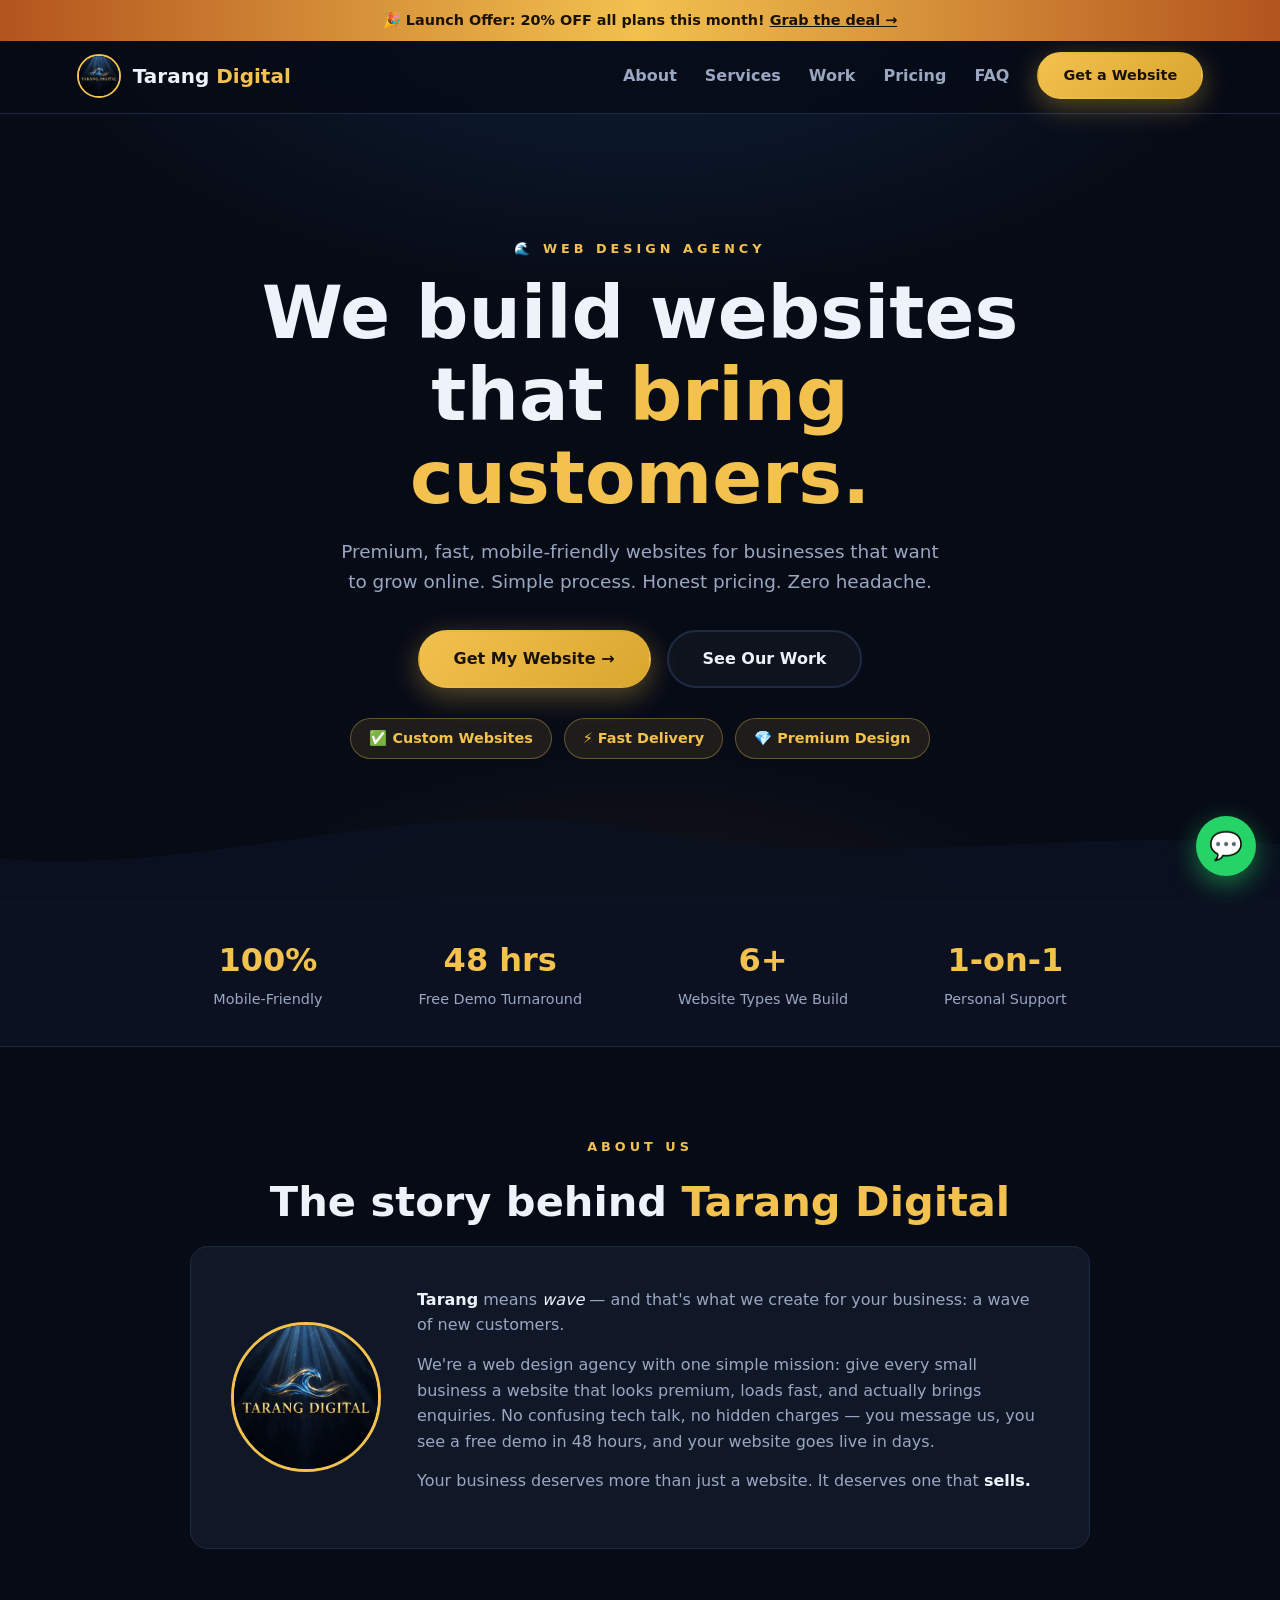
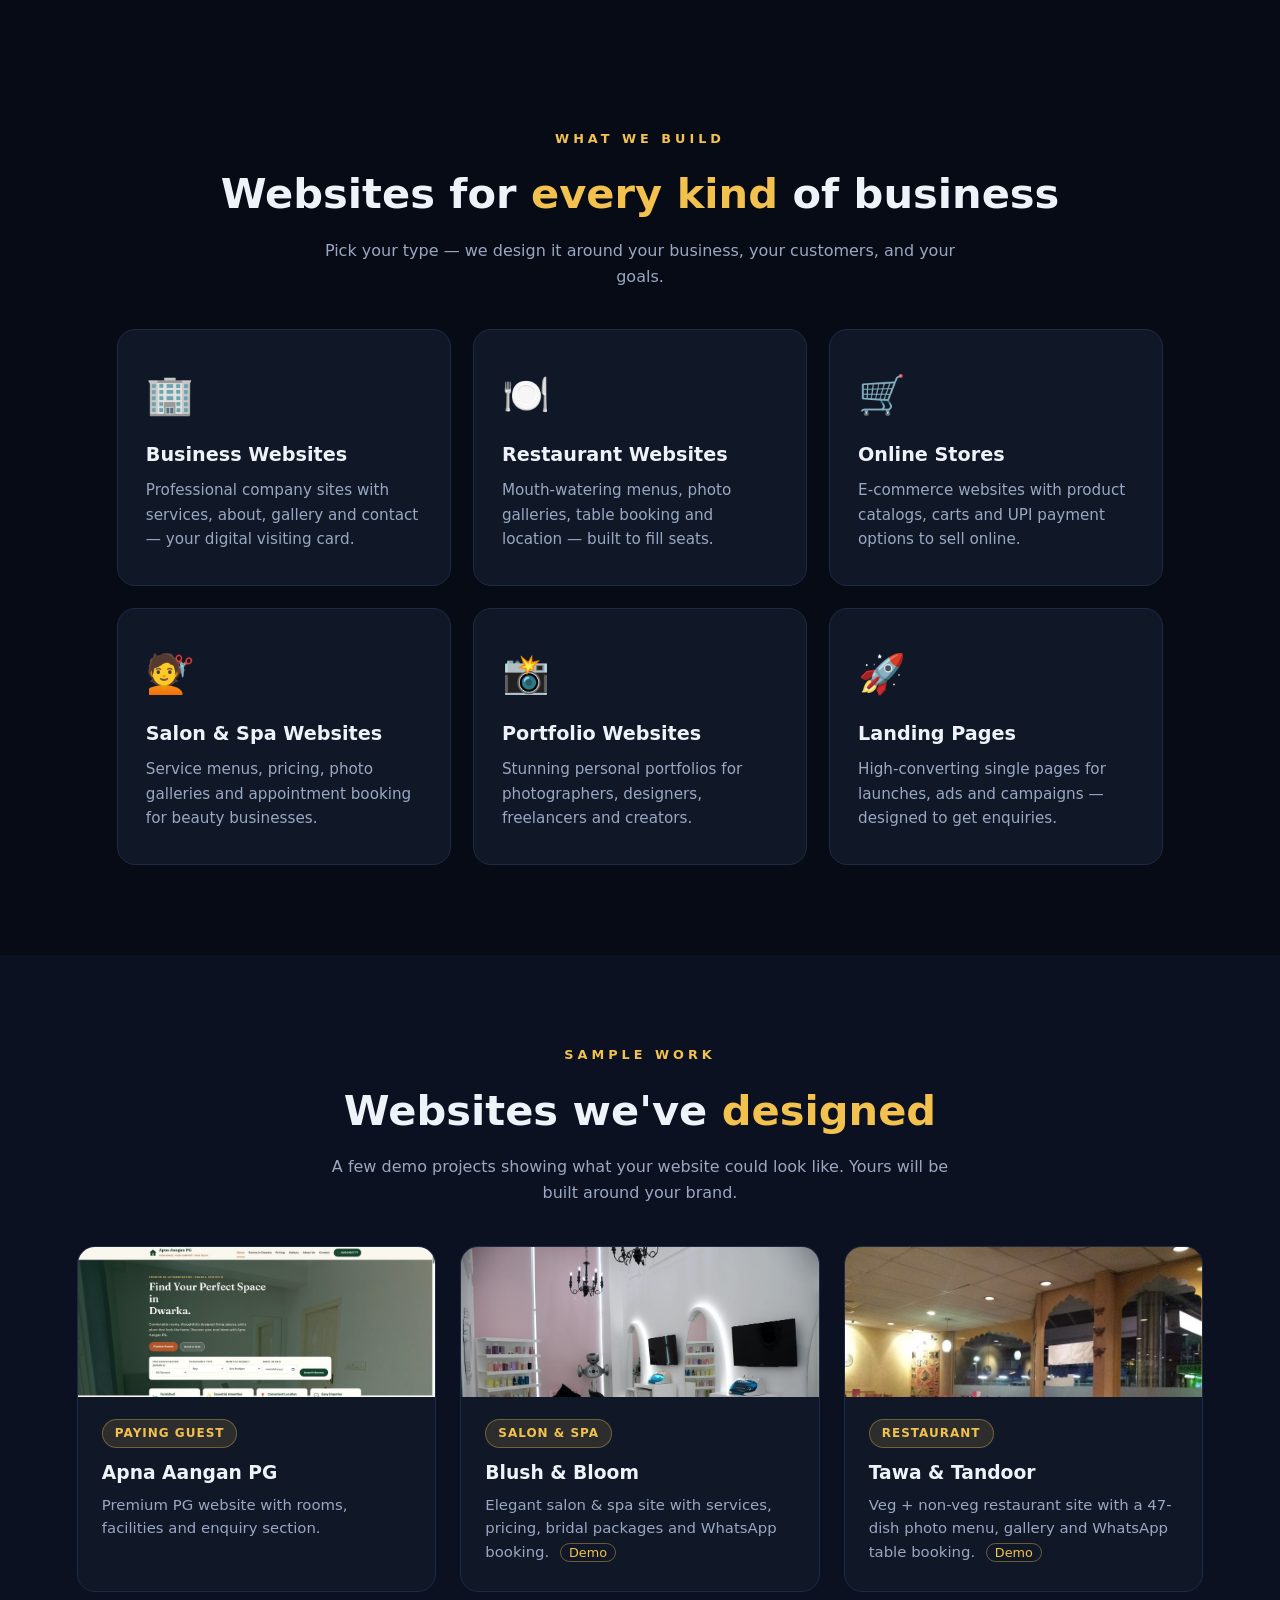
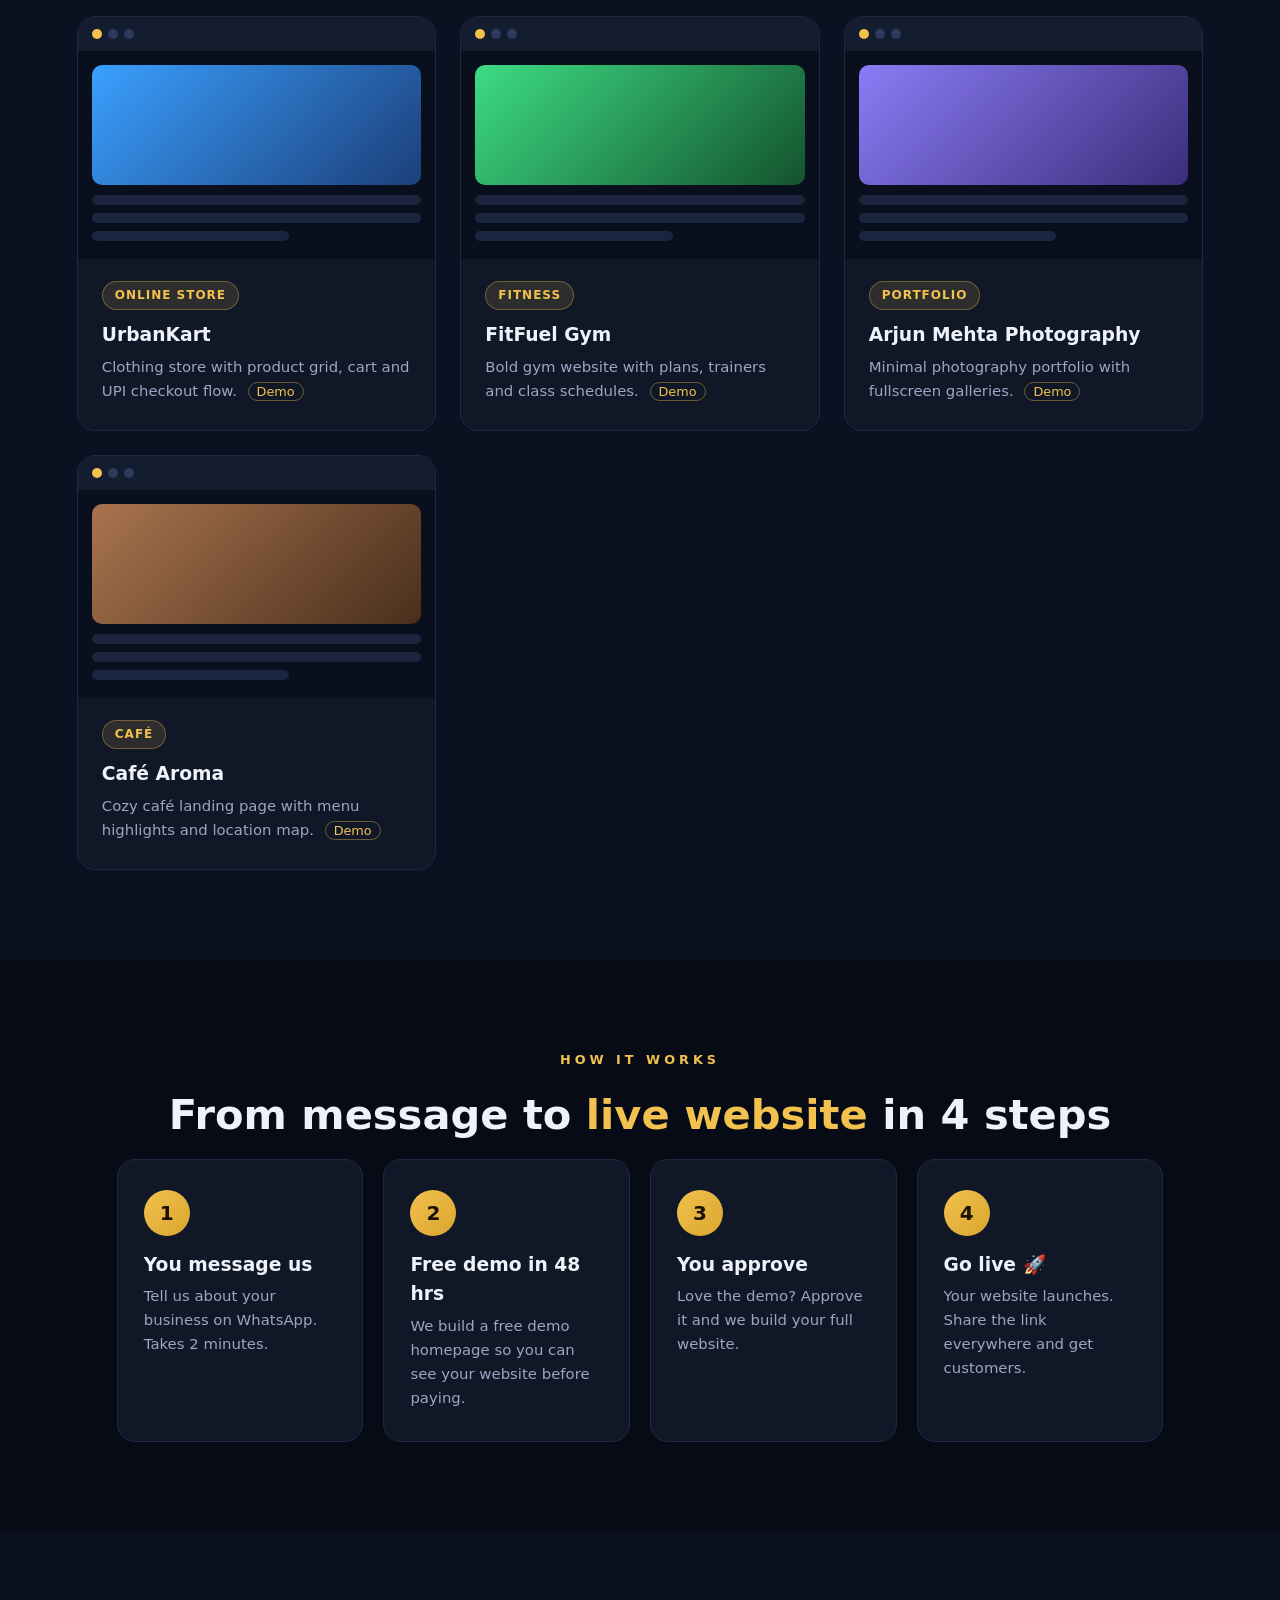
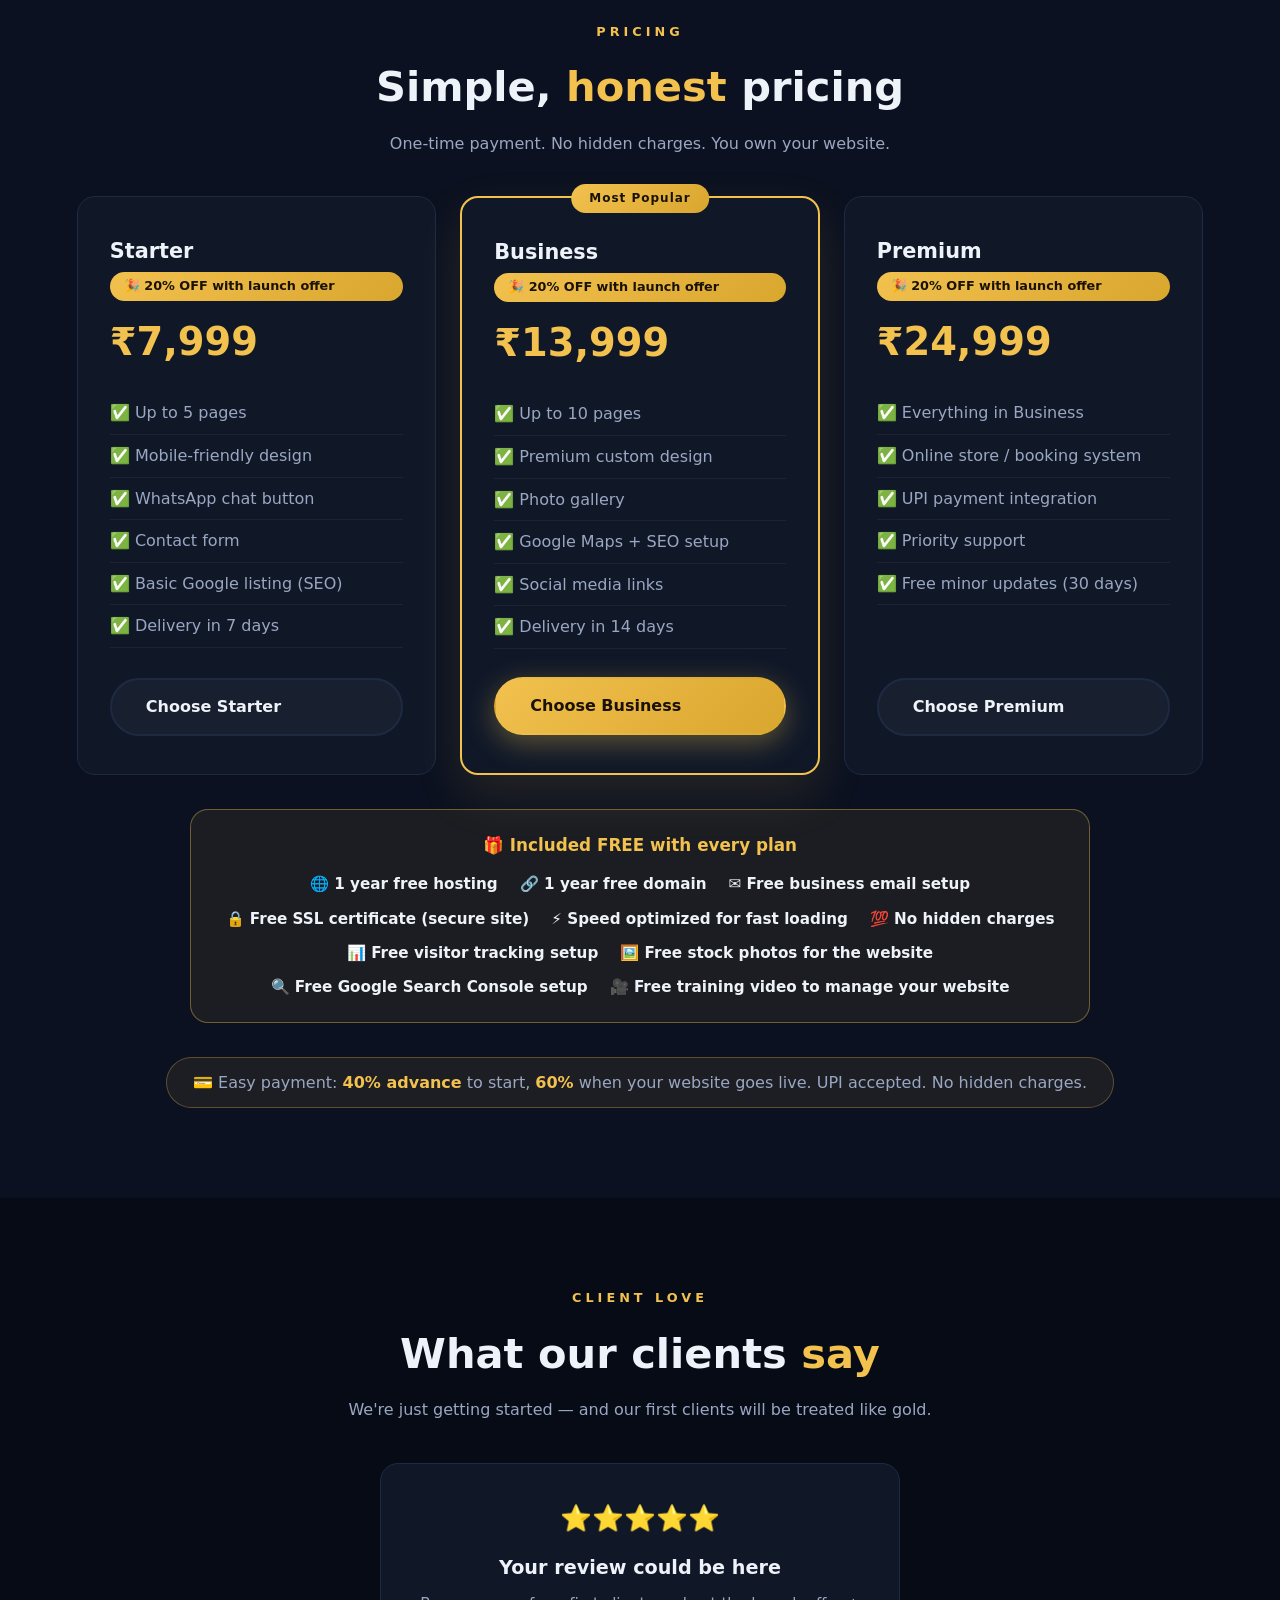
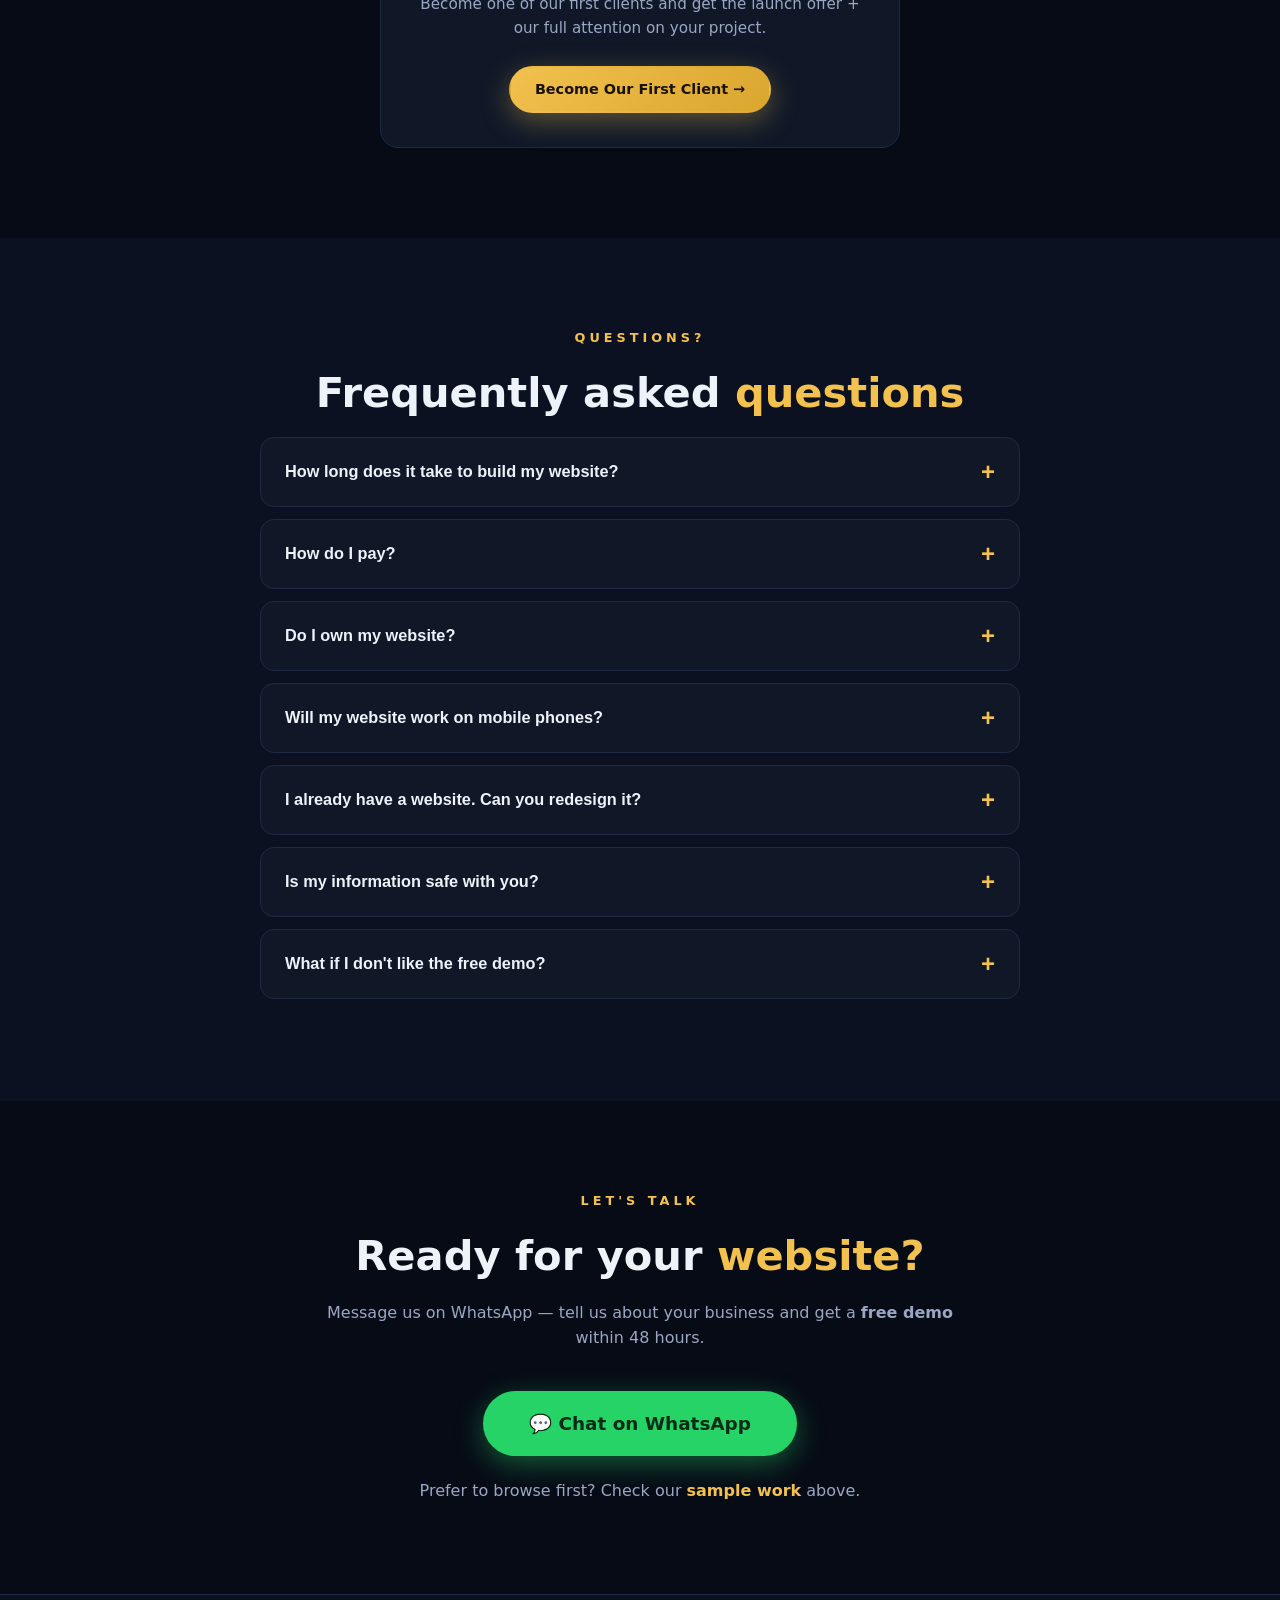
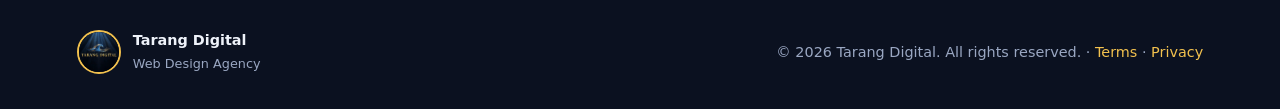
<file: index.html>
<!DOCTYPE html>
<html lang="en">
<head>
<meta charset="UTF-8">
<meta name="viewport" content="width=device-width, initial-scale=1.0">
<title>Tarang Digital — Web Design Agency | Premium Websites for Growing Businesses</title>
<meta name="description" content="Tarang Digital builds premium, fast, mobile-friendly websites for businesses that want to grow online. Custom websites, fast delivery, honest pricing.">
<link rel="icon" href="assets/logo.jpg">
<link rel="stylesheet" href="styles.css">
</head>
<body>

<!-- ============ NAV ============ -->
<nav id="nav">
  <a href="#top" class="brand">
    <img src="assets/logo.jpg" alt="Tarang Digital logo">
    <span>Tarang <em>Digital</em></span>
  </a>
  <div class="nav-links">
    <a href="#about">About</a>
    <a href="#services">Services</a>
    <a href="#work">Work</a>
    <a href="#pricing">Pricing</a>
    <a href="#faq">FAQ</a>
    <a href="#contact" class="btn btn-gold btn-sm">Get a Website</a>
  </div>
  <button class="nav-toggle" aria-label="Menu">☰</button>
</nav>

<!-- ============ OFFER BAR ============ -->
<div class="offer-bar">🎉 <b>Launch Offer:</b> 20% OFF all plans this month! <a href="#pricing">Grab the deal →</a></div>

<!-- ============ HERO ============ -->
<header class="hero" id="top">
  <div class="hero-inner">
    <p class="eyebrow">🌊 Web Design Agency</p>
    <h1>We build websites<br>that <span class="gold">bring customers.</span></h1>
    <p class="sub">Premium, fast, mobile-friendly websites for businesses that want to grow online. Simple process. Honest pricing. Zero headache.</p>
    <div class="hero-cta">
      <a href="#contact" class="btn btn-gold">Get My Website →</a>
      <a href="#work" class="btn btn-ghost">See Our Work</a>
    </div>
    <div class="hero-badges">
      <span>✅ Custom Websites</span>
      <span>⚡ Fast Delivery</span>
      <span>💎 Premium Design</span>
    </div>
  </div>
  <div class="hero-wave"></div>
</header>

<!-- ============ STATS ============ -->
<section class="stats">
  <div class="stat"><b>100%</b><span>Mobile-Friendly</span></div>
  <div class="stat"><b>48 hrs</b><span>Free Demo Turnaround</span></div>
  <div class="stat"><b>6+</b><span>Website Types We Build</span></div>
  <div class="stat"><b>1-on-1</b><span>Personal Support</span></div>
</section>

<!-- ============ ABOUT ============ -->
<section id="about" class="section">
  <p class="eyebrow">About us</p>
  <h2>The story behind <span class="gold">Tarang Digital</span></h2>
  <div class="about-box">
    <img src="assets/logo.jpg" alt="Tarang Digital">
    <div>
      <p><b>Tarang</b> means <i>wave</i> — and that's what we create for your business: a wave of new customers.</p>
      <p>We're a web design agency with one simple mission: give every small business a website that looks premium, loads fast, and actually brings enquiries. No confusing tech talk, no hidden charges — you message us, you see a free demo in 48 hours, and your website goes live in days.</p>
      <p>Your business deserves more than just a website. It deserves one that <b>sells.</b></p>
    </div>
  </div>
</section>

<!-- ============ SERVICES ============ -->
<section id="services" class="section">
  <p class="eyebrow">What we build</p>
  <h2>Websites for <span class="gold">every kind</span> of business</h2>
  <p class="lead">Pick your type — we design it around your business, your customers, and your goals.</p>
  <div class="cards">
    <div class="card">
      <div class="icon">🏢</div>
      <h3>Business Websites</h3>
      <p>Professional company sites with services, about, gallery and contact — your digital visiting card.</p>
    </div>
    <div class="card">
      <div class="icon">🍽️</div>
      <h3>Restaurant Websites</h3>
      <p>Mouth-watering menus, photo galleries, table booking and location — built to fill seats.</p>
    </div>
    <div class="card">
      <div class="icon">🛒</div>
      <h3>Online Stores</h3>
      <p>E-commerce websites with product catalogs, carts and UPI payment options to sell online.</p>
    </div>
    <div class="card">
      <div class="icon">💇</div>
      <h3>Salon & Spa Websites</h3>
      <p>Service menus, pricing, photo galleries and appointment booking for beauty businesses.</p>
    </div>
    <div class="card">
      <div class="icon">📸</div>
      <h3>Portfolio Websites</h3>
      <p>Stunning personal portfolios for photographers, designers, freelancers and creators.</p>
    </div>
    <div class="card">
      <div class="icon">🚀</div>
      <h3>Landing Pages</h3>
      <p>High-converting single pages for launches, ads and campaigns — designed to get enquiries.</p>
    </div>
  </div>
</section>

<!-- ============ WORK ============ -->
<section id="work" class="section dark">
  <p class="eyebrow">Sample work</p>
  <h2>Websites we've <span class="gold">designed</span></h2>
  <p class="lead">A few demo projects showing what your website could look like. Yours will be built around your brand.</p>
  <div class="work-grid">

    <article class="work-card">
      <a class="work-link" href="https://wwwritikraushan14.github.io/apna-aangan-pg/" target="_blank" rel="noopener">
        <img class="work-shot" src="assets/pg-screenshot.jpg" alt="Apna Aangan PG website homepage">
        <div class="work-info">
          <span class="tag">Paying Guest</span>
          <h3>Apna Aangan PG</h3>
          <p>Premium PG website with rooms, facilities and enquiry section.</p>
        </div>
      </a>
    </article>

    <article class="work-card">
      <a class="work-link" href="https://wwwritikraushan14.github.io/blush-bloom-salon/" target="_blank" rel="noopener">
        <img class="work-shot" src="assets/blush-bloom-hero.jpg" alt="Blush & Bloom Salon & Spa website">
        <div class="work-info">
          <span class="tag">Salon & Spa</span>
          <h3>Blush & Bloom</h3>
          <p>Elegant salon & spa site with services, pricing, bridal packages and WhatsApp booking. <em>Demo</em></p>
        </div>
      </a>
    </article>

    <article class="work-card">
      <a class="work-link" href="https://wwwritikraushan14.github.io/tawa-tandoor/" target="_blank" rel="noopener">
        <img class="work-shot" src="assets/tawa-tandoor-hero.jpg" alt="Tawa & Tandoor restaurant website">
        <div class="work-info">
          <span class="tag">Restaurant</span>
          <h3>Tawa & Tandoor</h3>
          <p>Veg + non-veg restaurant site with a 47-dish photo menu, gallery and WhatsApp table booking. <em>Demo</em></p>
        </div>
      </a>
    </article>

    <article class="work-card">
      <div class="mockup m-shop">
        <div class="mock-bar"><i></i><i></i><i></i></div>
        <div class="mock-hero"></div>
        <div class="mock-lines"><span></span><span></span><span></span></div>
      </div>
      <div class="work-info">
        <span class="tag">Online Store</span>
        <h3>UrbanKart</h3>
        <p>Clothing store with product grid, cart and UPI checkout flow. <em>Demo</em></p>
      </div>
    </article>

    <article class="work-card">
      <div class="mockup m-gym">
        <div class="mock-bar"><i></i><i></i><i></i></div>
        <div class="mock-hero"></div>
        <div class="mock-lines"><span></span><span></span><span></span></div>
      </div>
      <div class="work-info">
        <span class="tag">Fitness</span>
        <h3>FitFuel Gym</h3>
        <p>Bold gym website with plans, trainers and class schedules. <em>Demo</em></p>
      </div>
    </article>

    <article class="work-card">
      <div class="mockup m-photo">
        <div class="mock-bar"><i></i><i></i><i></i></div>
        <div class="mock-hero"></div>
        <div class="mock-lines"><span></span><span></span><span></span></div>
      </div>
      <div class="work-info">
        <span class="tag">Portfolio</span>
        <h3>Arjun Mehta Photography</h3>
        <p>Minimal photography portfolio with fullscreen galleries. <em>Demo</em></p>
      </div>
    </article>

    <article class="work-card">
      <div class="mockup m-cafe">
        <div class="mock-bar"><i></i><i></i><i></i></div>
        <div class="mock-hero"></div>
        <div class="mock-lines"><span></span><span></span><span></span></div>
      </div>
      <div class="work-info">
        <span class="tag">Café</span>
        <h3>Café Aroma</h3>
        <p>Cozy café landing page with menu highlights and location map. <em>Demo</em></p>
      </div>
    </article>

  </div>
</section>

<!-- ============ PROCESS ============ -->
<section id="process" class="section">
  <p class="eyebrow">How it works</p>
  <h2>From message to <span class="gold">live website</span> in 4 steps</h2>
  <div class="steps">
    <div class="step"><b>1</b><h3>You message us</h3><p>Tell us about your business on WhatsApp. Takes 2 minutes.</p></div>
    <div class="step"><b>2</b><h3>Free demo in 48 hrs</h3><p>We build a free demo homepage so you can see your website before paying.</p></div>
    <div class="step"><b>3</b><h3>You approve</h3><p>Love the demo? Approve it and we build your full website.</p></div>
    <div class="step"><b>4</b><h3>Go live 🚀</h3><p>Your website launches. Share the link everywhere and get customers.</p></div>
  </div>
</section>

<!-- ============ PRICING ============ -->
<section id="pricing" class="section dark">
  <p class="eyebrow">Pricing</p>
  <h2>Simple, <span class="gold">honest</span> pricing</h2>
  <p class="lead">One-time payment. No hidden charges. You own your website.</p>
  <div class="plans">
    <div class="plan">
      <h3>Starter</h3>
      <p class="offer-note">🎉 20% OFF with launch offer</p><p class="price">₹7,999</p>
      <ul>
        <li>✅ Up to 5 pages</li>
        <li>✅ Mobile-friendly design</li>
        <li>✅ WhatsApp chat button</li>
        <li>✅ Contact form</li>
        <li>✅ Basic Google listing (SEO)</li>
        <li>✅ Delivery in 7 days</li>
      </ul>
      <a href="#contact" class="btn btn-ghost">Choose Starter</a>
    </div>
    <div class="plan featured">
      <span class="pop">Most Popular</span>
      <h3>Business</h3>
      <p class="offer-note">🎉 20% OFF with launch offer</p><p class="price">₹13,999</p>
      <ul>
        <li>✅ Up to 10 pages</li>
        <li>✅ Premium custom design</li>
        <li>✅ Photo gallery</li>
        <li>✅ Google Maps + SEO setup</li>
        <li>✅ Social media links</li>
        <li>✅ Delivery in 14 days</li>
      </ul>
      <a href="#contact" class="btn btn-gold">Choose Business</a>
    </div>
    <div class="plan">
      <h3>Premium</h3>
      <p class="offer-note">🎉 20% OFF with launch offer</p><p class="price">₹24,999</p>
      <ul>
        <li>✅ Everything in Business</li>
        <li>✅ Online store / booking system</li>
        <li>✅ UPI payment integration</li>
        <li>✅ Priority support</li>
        <li>✅ Free minor updates (30 days)</li>
      </ul>
      <a href="#contact" class="btn btn-ghost">Choose Premium</a>
    </div>
  </div>
  <div class="included-strip">
    <p class="included-title">🎁 Included FREE with every plan</p>
    <ul class="included-list">
      <li>🌐 1 year free hosting</li>
      <li>🔗 1 year free domain</li>
      <li>✉️ Free business email setup</li>
      <li>🔒 Free SSL certificate (secure site)</li>
      <li>⚡ Speed optimized for fast loading</li>
      <li>💯 No hidden charges</li>
      <li>📊 Free visitor tracking setup</li>
      <li>🖼️ Free stock photos for the website</li>
      <li>🔍 Free Google Search Console setup</li>
      <li>🎥 Free training video to manage your website</li>
    </ul>
  </div>
  <p class="pay-note">💳 Easy payment: <b>40% advance</b> to start, <b>60%</b> when your website goes live. UPI accepted. No hidden charges.</p>
</section>

<!-- ============ TESTIMONIALS ============ -->
<section id="reviews" class="section">
  <p class="eyebrow">Client love</p>
  <h2>What our clients <span class="gold">say</span></h2>
  <p class="lead">We're just getting started — and our first clients will be treated like gold.</p>
  <div class="cards">
    <div class="card review-cta">
      <div class="icon">⭐⭐⭐⭐⭐</div>
      <h3>Your review could be here</h3>
      <p>Become one of our first clients and get the launch offer + our full attention on your project.</p>
      <br>
      <a href="#contact" class="btn btn-gold btn-sm">Become Our First Client →</a>
    </div>
  </div>
</section>

<!-- ============ FAQ ============ -->
<section id="faq" class="section dark">
  <p class="eyebrow">Questions?</p>
  <h2>Frequently asked <span class="gold">questions</span></h2>
  <div class="faq-list">
    <div class="faq-item">
      <button class="faq-q">How long does it take to build my website?</button>
      <div class="faq-a"><p>Starter websites are delivered in 7 days, Business in 14 days. And before you pay anything, you get a free demo homepage within 48 hours.</p></div>
    </div>
    <div class="faq-item">
      <button class="faq-q">How do I pay?</button>
      <div class="faq-a"><p>Simple UPI payment. 40% advance to start your project, remaining 60% when your website goes live. No hidden charges, ever.</p></div>
    </div>
    <div class="faq-item">
      <button class="faq-q">Do I own my website?</button>
      <div class="faq-a"><p>Yes — 100%. Once paid, the website, its design and content are fully yours.</p></div>
    </div>
    <div class="faq-item">
      <button class="faq-q">Will my website work on mobile phones?</button>
      <div class="faq-a"><p>Absolutely. Every website we build is mobile-friendly first, since most of your customers will visit from their phones.</p></div>
    </div>
    <div class="faq-item">
      <button class="faq-q">I already have a website. Can you redesign it?</button>
      <div class="faq-a"><p>Yes! Send us your current website link on WhatsApp and we'll show you how much better it can look.</p></div>
    </div>
    <div class="faq-item">
      <button class="faq-q">Is my information safe with you?</button>
      <div class="faq-a"><p>Yes. This website collects nothing — no sign-ups, no tracking. Chats stay on WhatsApp, payments happen in your own UPI app (we never see your bank details), and your business content is used only for your project. Read our <a href="privacy.html" style="color:var(--gold)">Privacy Policy</a>.</p></div>
    </div>
    <div class="faq-item">
      <button class="faq-q">What if I don't like the free demo?</button>
      <div class="faq-a"><p>Then you pay nothing. The demo is free with no obligation — we only move forward when you love it.</p></div>
    </div>
  </div>
</section>

<!-- ============ CONTACT ============ -->
<section id="contact" class="section contact">
  <p class="eyebrow">Let's talk</p>
  <h2>Ready for your <span class="gold">website?</span></h2>
  <p class="lead">Message us on WhatsApp — tell us about your business and get a <b>free demo</b> within 48 hours.</p>
  <a id="wa-btn" href="#" class="btn btn-wa">💬 Chat on WhatsApp</a>
  <p class="note">Prefer to browse first? Check our <a href="#work">sample work</a> above.</p>
</section>

<footer>
  <div class="foot-brand">
    <img src="assets/logo.jpg" alt="Tarang Digital logo">
    <div>
      <b>Tarang Digital</b>
      <span>Web Design Agency</span>
    </div>
  </div>
  <p>© 2026 Tarang Digital. All rights reserved. · <a href="terms.html" style="color:var(--gold)">Terms</a> · <a href="privacy.html" style="color:var(--gold)">Privacy</a></p>
</footer>

<a id="wa-float" href="#" aria-label="Chat on WhatsApp">💬</a>

<script src="script.js"></script>
</body>
</html>
</file>
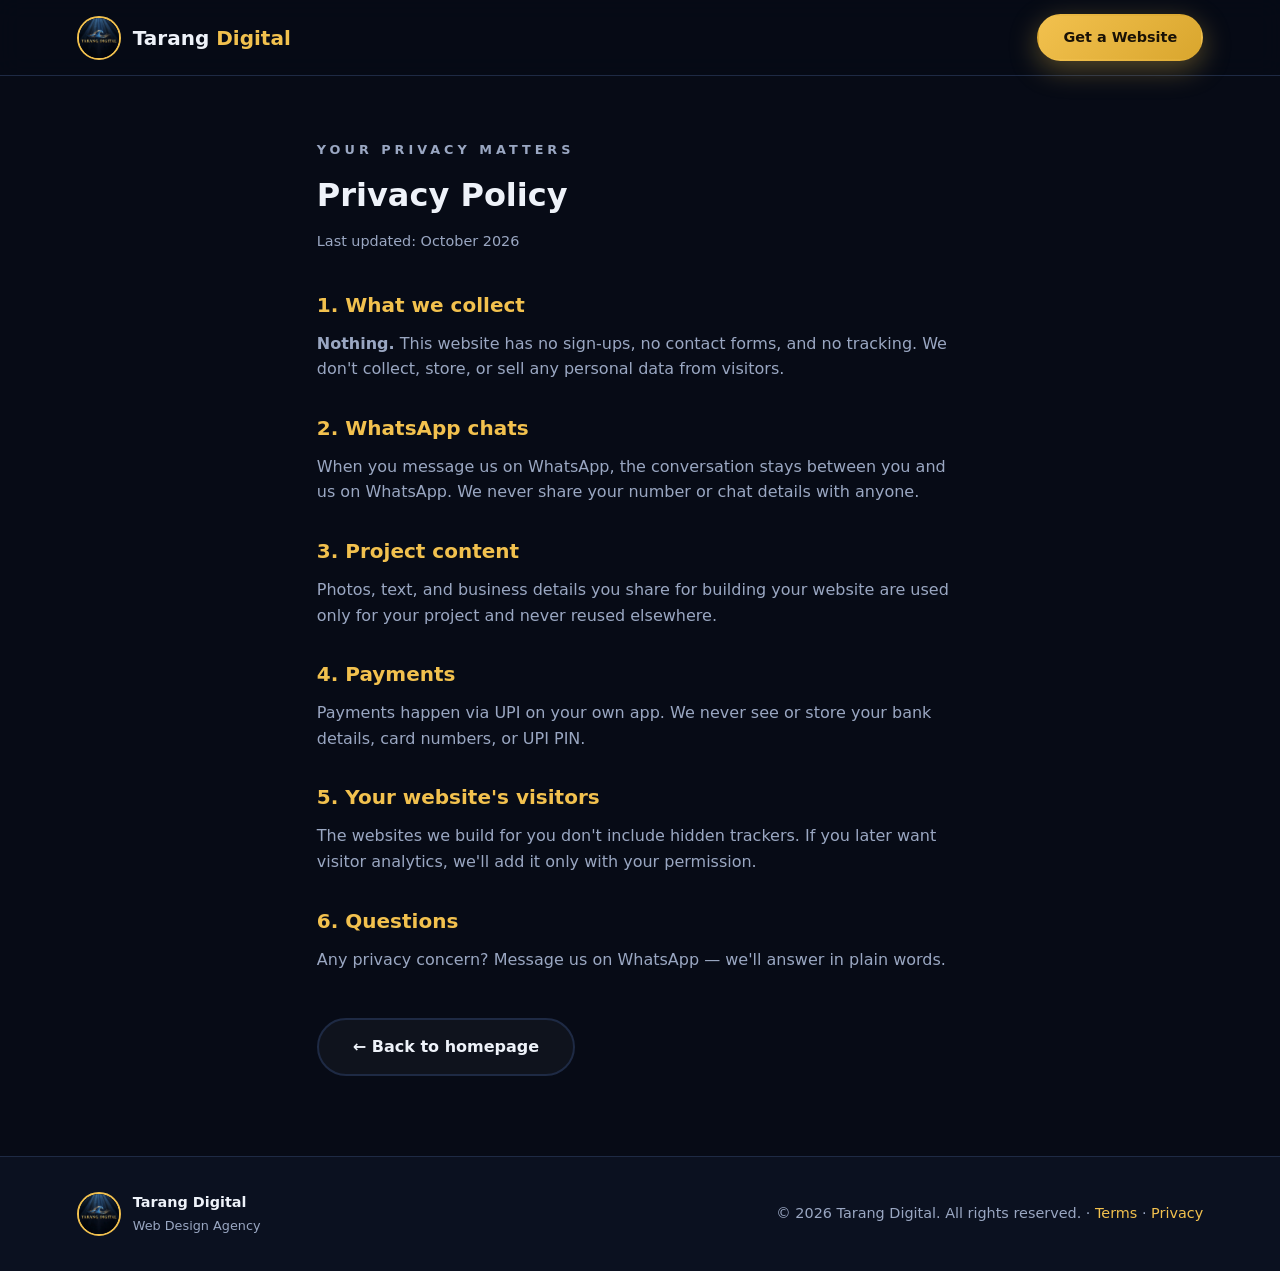
<file: privacy.html>
<!DOCTYPE html>
<html lang="en">
<head>
<meta charset="UTF-8">
<meta name="viewport" content="width=device-width, initial-scale=1.0">
<title>Privacy Policy — Tarang Digital</title>
<meta name="description" content="Privacy policy for Tarang Digital. We don't collect or store your data.">
<link rel="icon" href="assets/logo.jpg">
<link rel="stylesheet" href="styles.css">
<style>
.terms{max-width:800px;margin:0 auto;text-align:left;padding:140px 6% 80px}
.terms h1{margin-bottom:8px}
.terms .updated{color:var(--muted);font-size:.9rem;margin-bottom:36px}
.terms h2{font-size:1.25rem;margin:30px 0 10px;color:var(--gold)}
.terms p,.terms li{color:var(--muted);margin-bottom:10px}
.terms ul{padding-left:20px}
.back{display:inline-block;margin-top:36px}
</style>
</head>
<body>
<nav id="nav" style="top:0">
  <a href="index.html" class="brand">
    <img src="assets/logo.jpg" alt="Tarang Digital logo">
    <span>Tarang <em>Digital</em></span>
  </a>
  <div class="nav-links">
    <a href="index.html#contact" class="btn btn-gold btn-sm">Get a Website</a>
  </div>
</nav>

<main class="terms">
  <p class="eyebrow">Your privacy matters</p>
  <h1>Privacy Policy</h1>
  <p class="updated">Last updated: October 2026</p>

  <h2>1. What we collect</h2>
  <p><b>Nothing.</b> This website has no sign-ups, no contact forms, and no tracking. We don't collect, store, or sell any personal data from visitors.</p>

  <h2>2. WhatsApp chats</h2>
  <p>When you message us on WhatsApp, the conversation stays between you and us on WhatsApp. We never share your number or chat details with anyone.</p>

  <h2>3. Project content</h2>
  <p>Photos, text, and business details you share for building your website are used only for your project and never reused elsewhere.</p>

  <h2>4. Payments</h2>
  <p>Payments happen via UPI on your own app. We never see or store your bank details, card numbers, or UPI PIN.</p>

  <h2>5. Your website's visitors</h2>
  <p>The websites we build for you don't include hidden trackers. If you later want visitor analytics, we'll add it only with your permission.</p>

  <h2>6. Questions</h2>
  <p>Any privacy concern? Message us on WhatsApp — we'll answer in plain words.</p>

  <a href="index.html" class="btn btn-ghost back">← Back to homepage</a>
</main>

<footer>
  <div class="foot-brand">
    <img src="assets/logo.jpg" alt="Tarang Digital logo">
    <div>
      <b>Tarang Digital</b>
      <span>Web Design Agency</span>
    </div>
  </div>
  <p>© 2026 Tarang Digital. All rights reserved. · <a href="terms.html" style="color:var(--gold)">Terms</a> · <a href="privacy.html" style="color:var(--gold)">Privacy</a></p>
</footer>
</body>
</html>
</file>
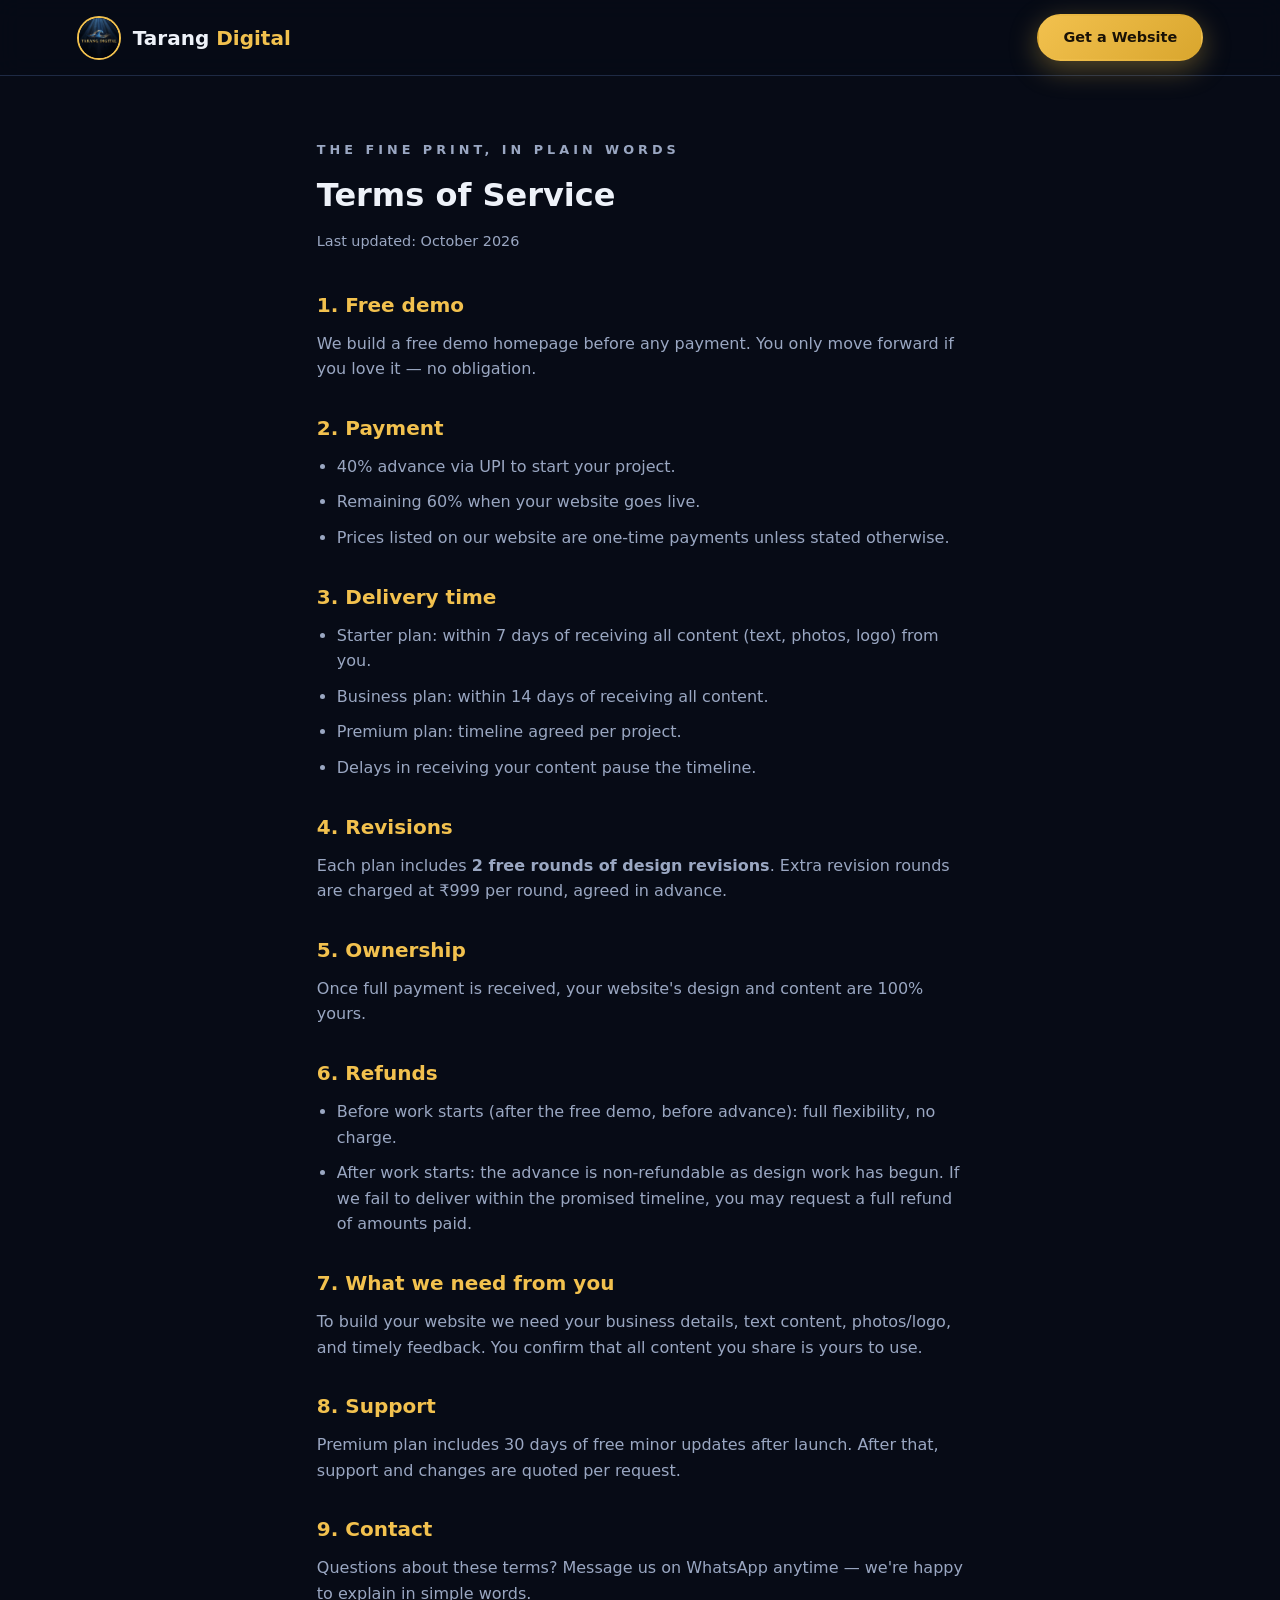
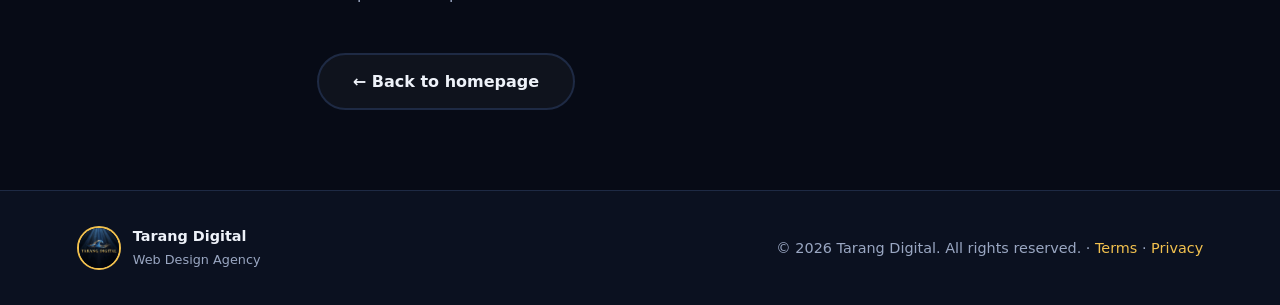
<file: terms.html>
<!DOCTYPE html>
<html lang="en">
<head>
<meta charset="UTF-8">
<meta name="viewport" content="width=device-width, initial-scale=1.0">
<title>Terms of Service — Tarang Digital</title>
<meta name="description" content="Terms of service for Tarang Digital web design projects.">
<link rel="icon" href="assets/logo.jpg">
<link rel="stylesheet" href="styles.css">
<style>
.terms{max-width:800px;margin:0 auto;text-align:left;padding:140px 6% 80px}
.terms h1{margin-bottom:8px}
.terms .updated{color:var(--muted);font-size:.9rem;margin-bottom:36px}
.terms h2{font-size:1.25rem;margin:30px 0 10px;color:var(--gold)}
.terms p,.terms li{color:var(--muted);margin-bottom:10px}
.terms ul{padding-left:20px}
.back{display:inline-block;margin-top:36px}
</style>
</head>
<body>
<nav id="nav" style="top:0">
  <a href="index.html" class="brand">
    <img src="assets/logo.jpg" alt="Tarang Digital logo">
    <span>Tarang <em>Digital</em></span>
  </a>
  <div class="nav-links">
    <a href="index.html#contact" class="btn btn-gold btn-sm">Get a Website</a>
  </div>
</nav>

<main class="terms">
  <p class="eyebrow">The fine print, in plain words</p>
  <h1>Terms of Service</h1>
  <p class="updated">Last updated: October 2026</p>

  <h2>1. Free demo</h2>
  <p>We build a free demo homepage before any payment. You only move forward if you love it — no obligation.</p>

  <h2>2. Payment</h2>
  <ul>
    <li>40% advance via UPI to start your project.</li>
    <li>Remaining 60% when your website goes live.</li>
    <li>Prices listed on our website are one-time payments unless stated otherwise.</li>
  </ul>

  <h2>3. Delivery time</h2>
  <ul>
    <li>Starter plan: within 7 days of receiving all content (text, photos, logo) from you.</li>
    <li>Business plan: within 14 days of receiving all content.</li>
    <li>Premium plan: timeline agreed per project.</li>
    <li>Delays in receiving your content pause the timeline.</li>
  </ul>

  <h2>4. Revisions</h2>
  <p>Each plan includes <b>2 free rounds of design revisions</b>. Extra revision rounds are charged at ₹999 per round, agreed in advance.</p>

  <h2>5. Ownership</h2>
  <p>Once full payment is received, your website's design and content are 100% yours.</p>

  <h2>6. Refunds</h2>
  <ul>
    <li>Before work starts (after the free demo, before advance): full flexibility, no charge.</li>
    <li>After work starts: the advance is non-refundable as design work has begun. If we fail to deliver within the promised timeline, you may request a full refund of amounts paid.</li>
  </ul>

  <h2>7. What we need from you</h2>
  <p>To build your website we need your business details, text content, photos/logo, and timely feedback. You confirm that all content you share is yours to use.</p>

  <h2>8. Support</h2>
  <p>Premium plan includes 30 days of free minor updates after launch. After that, support and changes are quoted per request.</p>

  <h2>9. Contact</h2>
  <p>Questions about these terms? Message us on WhatsApp anytime — we're happy to explain in simple words.</p>

  <a href="index.html" class="btn btn-ghost back">← Back to homepage</a>
</main>

<footer>
  <div class="foot-brand">
    <img src="assets/logo.jpg" alt="Tarang Digital logo">
    <div>
      <b>Tarang Digital</b>
      <span>Web Design Agency</span>
    </div>
  </div>
  <p>© 2026 Tarang Digital. All rights reserved. · <a href="terms.html" style="color:var(--gold)">Terms</a> · <a href="privacy.html" style="color:var(--gold)">Privacy</a></p>
</footer>
</body>
</html>
</file>
<file: styles.css>
:root{
  --bg:#070b16; --bg2:#0b1120; --card:#101828; --line:#1e2a44;
  --gold:#f2c14e; --gold2:#d9a62e; --blue:#3aa0ff;
  --text:#eef2f9; --muted:#9aa7c2; --green:#25d366;
  --radius:18px;
}
*{margin:0;padding:0;box-sizing:border-box}
html{scroll-behavior:smooth}
body{background:var(--bg);color:var(--text);font-family:'Segoe UI',system-ui,-apple-system,Arial,sans-serif;line-height:1.6;overflow-x:hidden}
img{max-width:100%}
a{color:inherit;text-decoration:none}
.gold{color:var(--gold)}
.eyebrow{color:var(--gold);letter-spacing:4px;text-transform:uppercase;font-size:.8rem;font-weight:700;margin-bottom:12px}
h2{font-size:clamp(1.7rem,4vw,2.6rem);margin-bottom:10px}
.lead{color:var(--muted);max-width:640px;margin:0 auto 40px}
.section{padding:90px 6%;text-align:center;max-width:1200px;margin:0 auto}
.section.dark{background:var(--bg2);max-width:none}
.section.dark .cards,.section.dark .work-grid,.section.dark .plans{max-width:1200px;margin-left:auto;margin-right:auto}

/* buttons */
.btn{display:inline-block;padding:14px 34px;border-radius:999px;font-weight:700;font-size:1rem;transition:.25s;border:2px solid transparent;cursor:pointer}
.btn-gold{background:linear-gradient(135deg,var(--gold),var(--gold2));color:#1a1206;box-shadow:0 8px 28px rgba(242,193,78,.35)}
.btn-gold:hover{transform:translateY(-3px);box-shadow:0 14px 34px rgba(242,193,78,.45)}
.btn-ghost{border-color:var(--line);color:var(--text);background:rgba(255,255,255,.03)}
.btn-ghost:hover{border-color:var(--gold);color:var(--gold)}
.btn-sm{padding:10px 24px;font-size:.9rem}
.btn-wa{background:var(--green);color:#062b16;font-size:1.15rem;padding:16px 44px;box-shadow:0 8px 28px rgba(37,211,102,.4)}
.btn-wa:hover{transform:translateY(-3px)}

/* nav */
#nav{position:fixed;top:0;left:0;right:0;z-index:50;display:flex;align-items:center;justify-content:space-between;padding:14px 6%;background:rgba(7,11,22,.85);backdrop-filter:blur(12px);border-bottom:1px solid var(--line)}
.brand{display:flex;align-items:center;gap:12px;font-size:1.25rem;font-weight:800}
.brand img{width:44px;height:44px;border-radius:50%;object-fit:cover;border:2px solid var(--gold)}
.brand em{font-style:normal;color:var(--gold)}
.nav-links{display:flex;align-items:center;gap:28px}
.nav-links a:not(.btn){color:var(--muted);font-weight:600}
.nav-links a:not(.btn):hover{color:var(--gold)}
.nav-toggle{display:none;background:none;border:none;color:var(--text);font-size:1.6rem}

/* hero */
.hero{min-height:100vh;display:flex;align-items:center;justify-content:center;text-align:center;padding:140px 6% 80px;position:relative;background:radial-gradient(ellipse 80% 55% at 50% 0%,rgba(58,160,255,.14),transparent 60%),radial-gradient(ellipse 60% 45% at 50% 110%,rgba(242,193,78,.08),transparent 60%),var(--bg)}
.hero-inner{max-width:820px;position:relative;z-index:2}
.hero h1{font-size:clamp(2.4rem,7vw,4.6rem);line-height:1.12;margin-bottom:18px;font-weight:800}
.hero .sub{color:var(--muted);font-size:1.15rem;max-width:600px;margin:0 auto 34px}
.hero-cta{display:flex;gap:16px;justify-content:center;flex-wrap:wrap;margin-bottom:30px}
.hero-badges{display:flex;gap:12px;justify-content:center;flex-wrap:wrap}
.hero-badges span{background:rgba(242,193,78,.1);border:1px solid rgba(242,193,78,.35);color:var(--gold);padding:8px 18px;border-radius:999px;font-size:.9rem;font-weight:600}
.hero-wave{position:absolute;bottom:-2px;left:0;right:0;height:120px;background:url("data:image/svg+xml,%3Csvg xmlns='http://www.w3.org/2000/svg' viewBox='0 0 1440 120'%3E%3Cpath fill='%230b1120' d='M0,64 C240,120 480,0 720,48 C960,96 1200,32 1440,72 L1440,120 L0,120 Z'/%3E%3C/svg%3E") no-repeat bottom/cover;opacity:.9}

/* stats */
.stats{display:flex;justify-content:center;gap:0;background:var(--bg2);border-top:1px solid var(--line);border-bottom:1px solid var(--line);flex-wrap:wrap}
.stat{padding:34px 48px;text-align:center}
.stat b{display:block;font-size:2rem;color:var(--gold)}
.stat span{color:var(--muted);font-size:.9rem}

/* cards */
.cards{display:grid;grid-template-columns:repeat(auto-fit,minmax(280px,1fr));gap:22px;text-align:left}
.card{background:var(--card);border:1px solid var(--line);border-radius:var(--radius);padding:34px 28px;transition:.25s}
.card:hover{transform:translateY(-6px);border-color:var(--gold);box-shadow:0 18px 40px rgba(0,0,0,.4)}
.card .icon{font-size:2.4rem;margin-bottom:14px}
.card h3{margin-bottom:8px;font-size:1.2rem}
.card p{color:var(--muted);font-size:.95rem}

/* work */
.work-grid{display:grid;grid-template-columns:repeat(auto-fit,minmax(300px,1fr));gap:24px;text-align:left}
.work-card{background:var(--card);border:1px solid var(--line);border-radius:var(--radius);overflow:hidden;transition:.25s}
.work-card:hover{transform:translateY(-6px);border-color:var(--gold);box-shadow:0 18px 40px rgba(0,0,0,.45)}
.work-link{display:block;color:inherit;text-decoration:none}
.work-shot{width:100%;height:150px;object-fit:cover;object-position:top;display:block}
.mockup{background:#0a0f1e;padding:0 0 18px}
.mock-bar{display:flex;gap:6px;padding:12px 14px;background:#141c30}
.mock-bar i{width:10px;height:10px;border-radius:50%;background:#2c3a5c;display:block}
.mock-bar i:first-child{background:var(--gold)}
.mock-hero{height:120px;margin:14px 14px 10px;border-radius:10px}
.mock-lines{padding:0 14px;display:grid;gap:8px}
.mock-lines span{height:10px;border-radius:6px;background:#1b2540;display:block}
.mock-lines span:last-child{width:60%}
.m-restaurant .mock-hero{background:linear-gradient(135deg,#b3541e,#5c2c10)}
.m-salon .mock-hero{background:linear-gradient(135deg,#c76b9c,#5e2b4d)}
.m-shop .mock-hero{background:linear-gradient(135deg,#3aa0ff,#1c3f7a)}
.m-gym .mock-hero{background:linear-gradient(135deg,#3ddc84,#14532d)}
.m-photo .mock-hero{background:linear-gradient(135deg,#8b7cf6,#3b2d7a)}
.m-cafe .mock-hero{background:linear-gradient(135deg,#a9744f,#4a2f1c)}
.m-pg .mock-hero{background:linear-gradient(135deg,#2dd4bf,#0f766e)}
.work-info{padding:22px 24px 26px}
.tag{display:inline-block;font-size:.75rem;font-weight:700;letter-spacing:1px;text-transform:uppercase;color:var(--gold);background:rgba(242,193,78,.12);border:1px solid rgba(242,193,78,.35);padding:4px 12px;border-radius:999px;margin-bottom:10px}
.work-info h3{margin-bottom:6px}
.work-info p{color:var(--muted);font-size:.93rem}
.work-info p em{color:var(--gold);font-style:normal;font-size:.8rem;border:1px solid rgba(242,193,78,.4);padding:1px 8px;border-radius:999px;margin-left:6px}

/* steps */
.steps{display:grid;grid-template-columns:repeat(auto-fit,minmax(220px,1fr));gap:20px;text-align:left}
.step{background:var(--card);border:1px solid var(--line);border-radius:var(--radius);padding:30px 26px;position:relative}
.step b{display:inline-grid;place-items:center;width:46px;height:46px;border-radius:50%;background:linear-gradient(135deg,var(--gold),var(--gold2));color:#1a1206;font-size:1.25rem;margin-bottom:14px}
.step h3{margin-bottom:6px}
.step p{color:var(--muted);font-size:.93rem}

/* plans */
.plans{display:grid;grid-template-columns:repeat(auto-fit,minmax(280px,1fr));gap:24px;text-align:left;align-items:stretch}
.plan{background:var(--card);border:1px solid var(--line);border-radius:var(--radius);padding:38px 32px;position:relative;display:flex;flex-direction:column}
.plan.featured{border:2px solid var(--gold);transform:scale(1.03);box-shadow:0 20px 50px rgba(242,193,78,.12)}
.plan h3{font-size:1.3rem;margin-bottom:4px}
.price{font-size:2.4rem;font-weight:800;color:var(--gold);margin:8px 0 20px}
/* Included-free strip under pricing plans */
.included-strip{max-width:900px;margin:34px auto 0;padding:22px 26px;border:1px solid rgba(242,193,78,.4);border-radius:var(--radius);background:rgba(242,193,78,.07)}
.included-title{font-weight:800;font-size:1.05rem;color:var(--gold);margin-bottom:14px}
.included-list{list-style:none;display:flex;flex-wrap:wrap;gap:10px 22px;justify-content:center;color:var(--text);font-weight:600;font-size:.95rem}
.included-list li{white-space:nowrap}
@media(max-width:560px){.included-strip{padding:18px 16px}.included-list li{white-space:normal}}
.offer-note{display:inline-block;font-size:.8rem;font-weight:700;color:#1a1206;background:linear-gradient(135deg,var(--gold),var(--gold2));padding:4px 14px;border-radius:999px;margin-bottom:2px}
.plan ul{list-style:none;margin-bottom:28px;flex:1}
.plan ul li{padding:8px 0;color:var(--muted);border-bottom:1px solid rgba(255,255,255,.05)}
.pop{position:absolute;top:-14px;left:50%;transform:translateX(-50%);background:linear-gradient(135deg,var(--gold),var(--gold2));color:#1a1206;font-size:.75rem;font-weight:800;padding:5px 18px;border-radius:999px;letter-spacing:1px}
.pay-note{margin-top:34px;color:var(--muted);font-size:1rem;background:rgba(242,193,78,.08);border:1px solid rgba(242,193,78,.3);display:inline-block;padding:12px 26px;border-radius:999px}
.pay-note b{color:var(--gold)}

/* contact */
.contact .note{margin-top:22px;color:var(--muted)}
.contact .note a{color:var(--gold);font-weight:700}

/* footer */
footer{display:flex;align-items:center;justify-content:space-between;gap:16px;flex-wrap:wrap;padding:34px 6%;border-top:1px solid var(--line);background:var(--bg2);color:var(--muted);font-size:.9rem}
.foot-brand{display:flex;align-items:center;gap:12px}
.foot-brand img{width:44px;height:44px;border-radius:50%;object-fit:cover;border:2px solid var(--gold)}
.foot-brand b{display:block;color:var(--text)}
.foot-brand span{font-size:.8rem}

/* whatsapp float */
#wa-float{position:fixed;bottom:24px;right:24px;width:60px;height:60px;border-radius:50%;background:var(--green);display:grid;place-items:center;font-size:1.7rem;box-shadow:0 8px 26px rgba(37,211,102,.5);z-index:60;transition:.25s}
#wa-float:hover{transform:scale(1.1)}

/* reveal animation */
.reveal{opacity:0;transform:translateY(28px);transition:opacity .7s ease,transform .7s ease}
.reveal.visible{opacity:1;transform:none}

/* offer bar */
.offer-bar{position:fixed;top:0;left:0;right:0;z-index:60;background:linear-gradient(90deg,#b3541e,var(--gold),#b3541e);color:#1a1206;text-align:center;padding:9px 12px;font-size:.9rem;font-weight:600}
.offer-bar a{font-weight:800;text-decoration:underline}
#nav{top:38px}
.hero{padding-top:178px}

/* about */
.about-box{display:flex;gap:36px;align-items:center;text-align:left;background:var(--card);border:1px solid var(--line);border-radius:var(--radius);padding:40px;max-width:900px;margin:0 auto}
.about-box img{width:150px;height:150px;border-radius:50%;object-fit:cover;border:3px solid var(--gold);flex-shrink:0}
.about-box p{color:var(--muted);margin-bottom:14px}
.about-box p b,.about-box p i{color:var(--text)}

/* faq */
.faq-list{max-width:760px;margin:0 auto;text-align:left}
.faq-item{background:var(--card);border:1px solid var(--line);border-radius:14px;margin-bottom:12px;overflow:hidden}
.faq-q{width:100%;background:none;border:none;color:var(--text);font-size:1.02rem;font-weight:700;text-align:left;padding:20px 24px;cursor:pointer;display:flex;justify-content:space-between;align-items:center;gap:12px}
.faq-q::after{content:"+";color:var(--gold);font-size:1.5rem;flex-shrink:0;transition:.25s}
.faq-item.open .faq-q::after{transform:rotate(45deg)}
.faq-a{max-height:0;overflow:hidden;transition:max-height .35s ease}
.faq-a p{padding:0 24px 20px;color:var(--muted)}
.faq-item.open{border-color:var(--gold)}

/* reviews */
.review-cta{text-align:center;max-width:520px;margin:0 auto}
.review-cta .icon{font-size:1.6rem}

@media(max-width:768px){
  .nav-links{position:fixed;top:110px;right:0;left:0;background:var(--bg2);flex-direction:column;padding:24px;gap:18px;border-bottom:1px solid var(--line);display:none}
  .nav-links.open{display:flex}
  .nav-toggle{display:block}
  .section{padding:70px 6%}
  .plan.featured{transform:none}
  .stat{padding:24px 30px}
  .about-box{flex-direction:column;text-align:center}
  #nav{top:38px}
  .offer-bar{font-size:.78rem}
}
</file>
